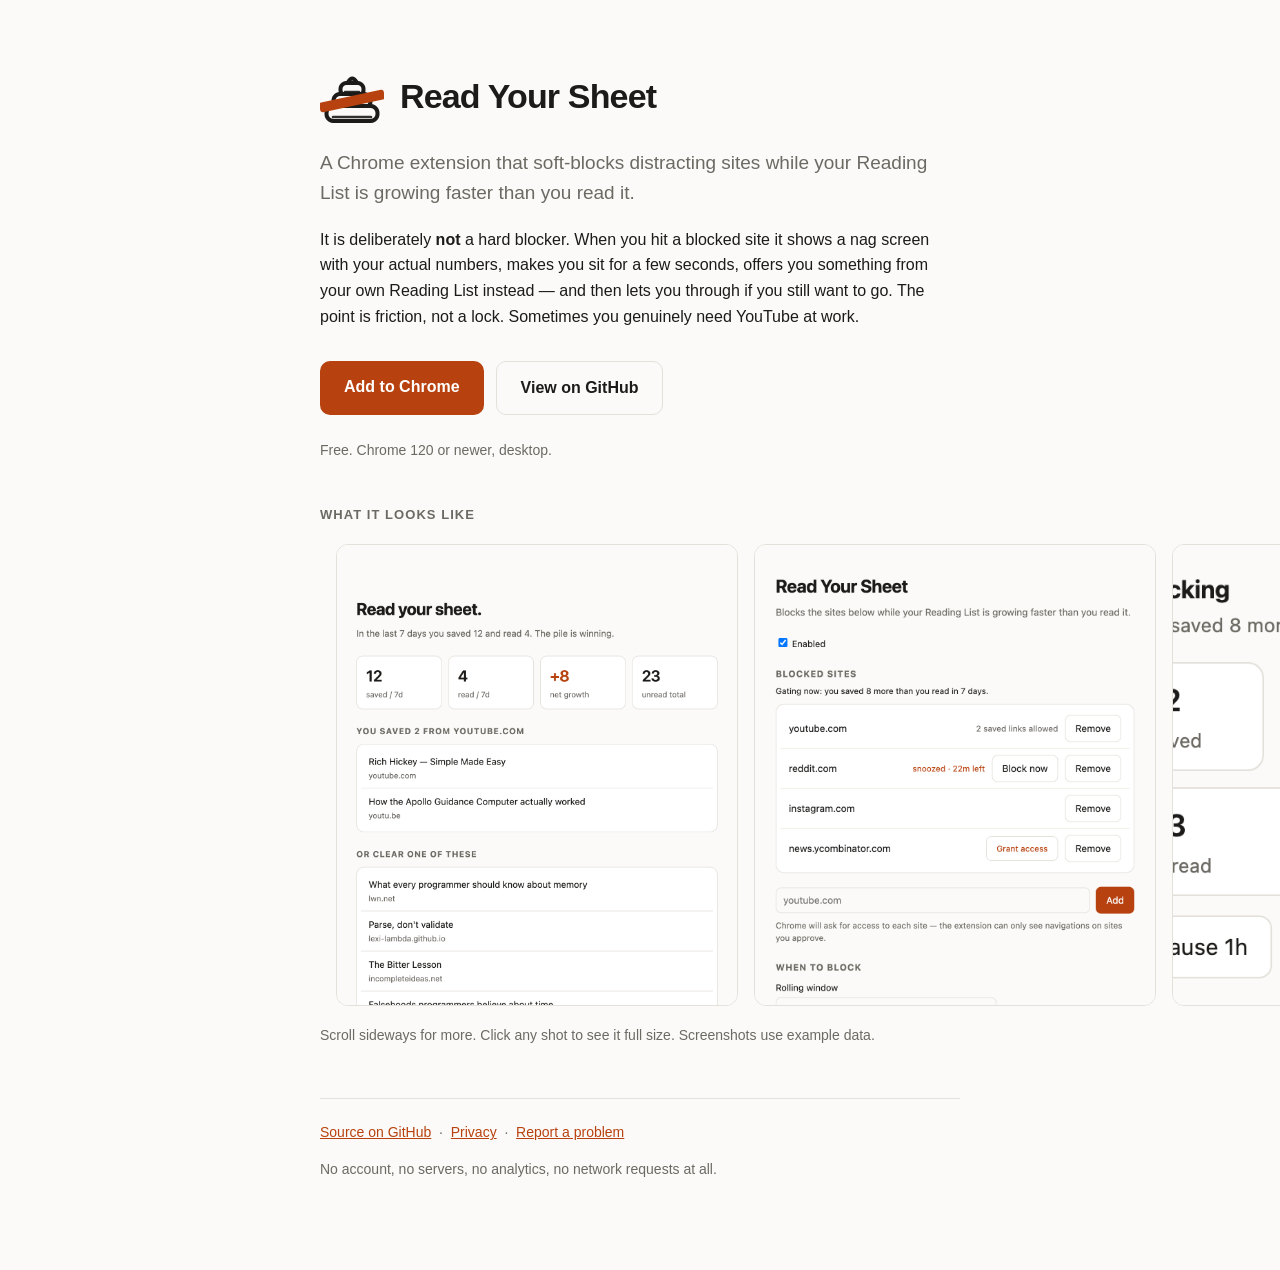
<file: index.html>
<!doctype html>
<html lang="en">
  <head>
    <meta charset="utf-8" />
    <meta name="viewport" content="width=device-width, initial-scale=1" />
    <title>Read Your Sheet — a Chrome extension</title>
    <meta
      name="description"
      content="A Chrome extension that soft-blocks distracting sites while your Reading List is growing faster than you read it."
    />
    <link rel="icon" href="icons/icon128.png" />

    <meta property="og:title" content="Read Your Sheet" />
    <meta
      property="og:description"
      content="Soft-blocks distracting sites while your Reading List is growing faster than you read it."
    />
    <meta property="og:image" content="docs/store/promo-440x280.png" />
    <meta name="twitter:card" content="summary_large_image" />

    <style>
      /* Same palette as the extension itself. */
      :root {
        --bg: #fbfaf8;
        --panel: #ffffff;
        --ink: #1c1b19;
        --muted: #6d6a64;
        --line: #e4e1db;
        --accent: #b8420f;
        color-scheme: light;
      }
      @media (prefers-color-scheme: dark) {
        :root {
          --bg: #171614;
          --panel: #201f1c;
          --ink: #eeece7;
          --muted: #9c988f;
          --line: #33312d;
          --accent: #e8763f;
          color-scheme: dark;
        }
      }

      * { box-sizing: border-box; }

      body {
        margin: 0;
        padding: 0 24px 72px;
        background: var(--bg);
        color: var(--ink);
        font: 16px/1.6 -apple-system, BlinkMacSystemFont, "Segoe UI", Roboto, sans-serif;
        -webkit-font-smoothing: antialiased;
      }

      main { max-width: 640px; margin: 0 auto; }

      header { display: flex; align-items: center; gap: 16px; padding: 64px 0 20px; }
      header img { width: 64px; height: 64px; }
      h1 { font-size: 34px; margin: 0; letter-spacing: -0.025em; }

      p { margin: 0 0 18px; }
      .lede { font-size: 19px; color: var(--muted); }

      .cta {
        display: inline-block;
        margin: 14px 0 6px;
        padding: 13px 24px;
        background: var(--accent);
        color: #fff;
        text-decoration: none;
        border-radius: 10px;
        font-weight: 600;
      }
      .cta:hover { filter: brightness(1.08); }
      .actions { display: flex; flex-wrap: wrap; gap: 12px; }
      .cta.secondary {
        background: transparent;
        color: var(--ink);
        border: 1px solid var(--line);
      }
      .cta.secondary:hover { border-color: var(--muted); filter: none; }
      .note { font-size: 14px; color: var(--muted); }

      h2 {
        font-size: 13px;
        text-transform: uppercase;
        letter-spacing: 0.08em;
        color: var(--muted);
        margin: 44px 0 14px;
      }

      /* Full-bleed horizontal strip: keeps each shot small and legible
         instead of stretching one to the page width. */
      .shots {
        display: flex;
        gap: 16px;
        overflow-x: auto;
        scroll-snap-type: x mandatory;
        padding: 4px 24px 18px;
        margin: 0 calc(50% - 50vw);
        scrollbar-width: thin;
      }
      .shots::before, .shots::after { content: ""; flex: 0 0 max(0px, calc(50vw - 320px - 24px)); }
      .shots a {
        flex: 0 0 auto;
        scroll-snap-align: center;
        border: 1px solid var(--line);
        border-radius: 12px;
        overflow: hidden;
        background: var(--panel);
        line-height: 0;
      }
      .shots img {
        display: block;
        width: 400px;
        max-width: 76vw;
        height: 460px;
        object-fit: cover;
        object-position: top;
      }
      .shots figcaption { display: none; }

      .captions { display: flex; gap: 16px; font-size: 14px; color: var(--muted); }

      footer {
        margin-top: 52px;
        padding-top: 22px;
        border-top: 1px solid var(--line);
        font-size: 14px;
        color: var(--muted);
      }
      footer a { color: var(--accent); }
    </style>
  </head>

  <body>
    <main>
      <header>
        <img src="icons/icon128.png" alt="" />
        <h1>Read Your Sheet</h1>
      </header>

      <p class="lede">
        A Chrome extension that soft-blocks distracting sites while your Reading
        List is growing faster than you read it.
      </p>

      <p>
        It is deliberately <strong>not</strong> a hard blocker. When you hit a
        blocked site it shows a nag screen with your actual numbers, makes you
        sit for a few seconds, offers you something from your own Reading List
        instead — and then lets you through if you still want to go. The point
        is friction, not a lock. Sometimes you genuinely need YouTube at work.
      </p>

      <p class="actions">
        <a
          class="cta"
          href="https://chromewebstore.google.com/detail/hadmajghlhbpcopcakkcggdmaejnohlc"
          >Add to Chrome</a
        >
        <a class="cta secondary" href="https://github.com/sandlex/readyoursheet"
          >View on GitHub</a
        >
      </p>
      <p class="note">Free. Chrome 120 or newer, desktop.</p>

      <h2>What it looks like</h2>
    </main>

    <div class="shots">
      <a href="docs/nag-screen.png">
        <img
          src="docs/nag-screen.png"
          alt="The nag screen: 12 saved and 4 read over the last 7 days, saved YouTube links from the blocked site, and a Continue anyway button counting down"
          loading="lazy"
        />
      </a>
      <a href="docs/settings.png">
        <img
          src="docs/settings.png"
          alt="Settings: the blocked sites list with per-site state, and the thresholds that decide when blocking starts"
          loading="lazy"
        />
      </a>
      <a href="docs/popup.png">
        <img
          src="docs/popup.png"
          alt="The toolbar popup showing saved, read, net growth and unread counts"
          loading="lazy"
        />
      </a>
    </div>

    <main>
      <p class="note">
        Scroll sideways for more. Click any shot to see it full size.
        Screenshots use example data.
      </p>

      <footer>
        <a href="https://github.com/sandlex/readyoursheet">Source on GitHub</a>
        &nbsp;·&nbsp;
        <a href="https://github.com/sandlex/readyoursheet/blob/main/PRIVACY.md"
          >Privacy</a
        >
        &nbsp;·&nbsp;
        <a href="https://github.com/sandlex/readyoursheet/issues">Report a problem</a>
        <p style="margin-top: 14px">
          No account, no servers, no analytics, no network requests at all.
        </p>
      </footer>
    </main>
  </body>
</html>
</file>
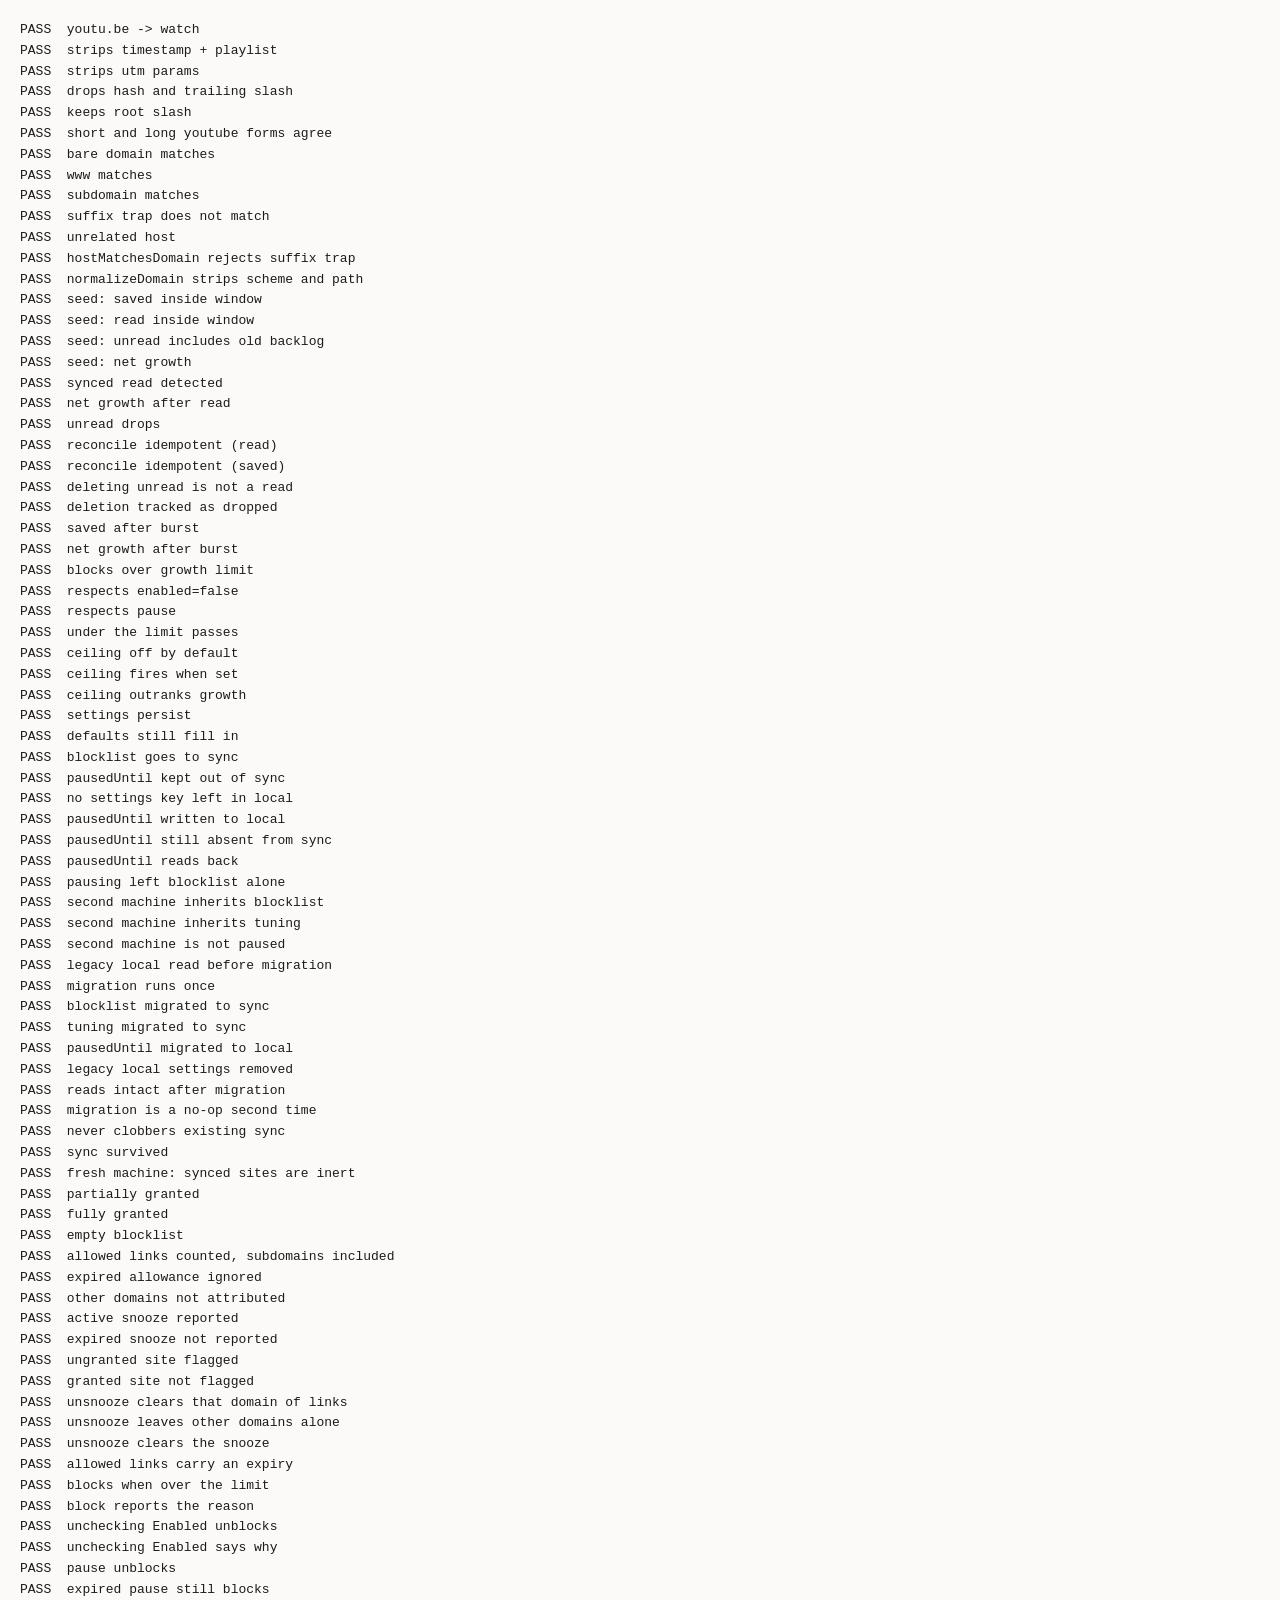
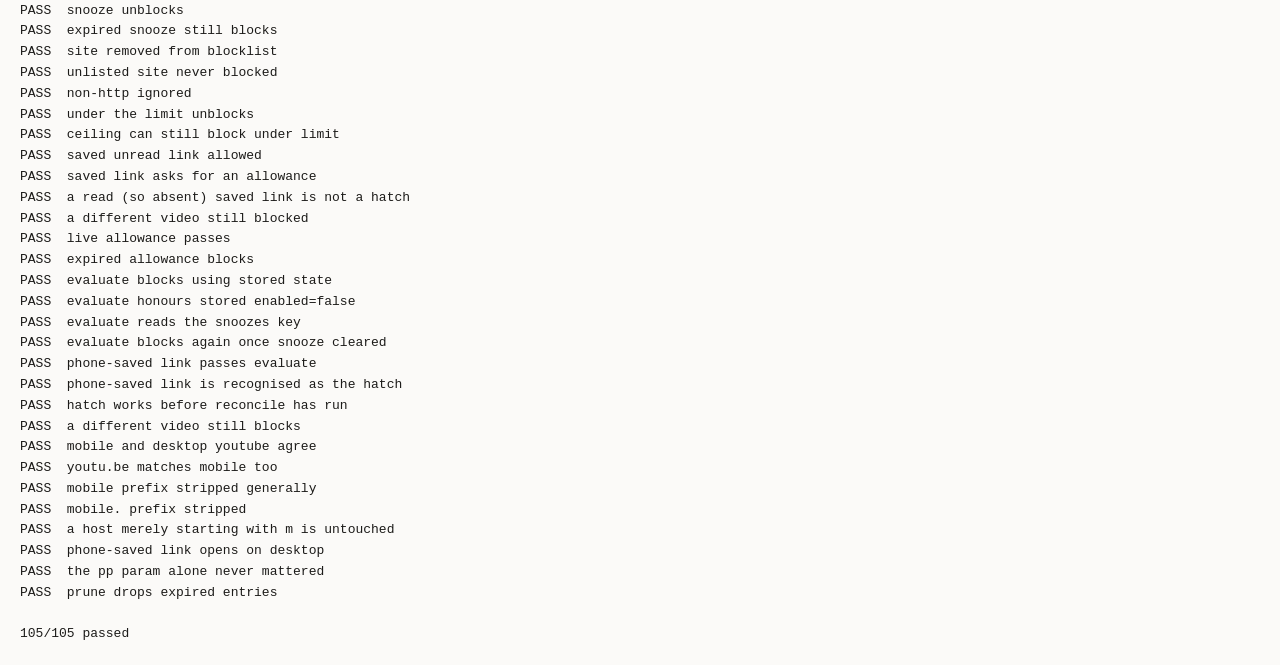
<file: test/index.html>
<!doctype html>
<html>
  <head>
    <meta charset="utf-8" />
    <title>tests</title>
    <style>
      body { margin: 0; padding: 20px; background: #fbfaf8; color: #1c1b19; }
      pre { font: 13px/1.6 ui-monospace, SFMono-Regular, Menlo, monospace; margin: 0; }
      @media (prefers-color-scheme: dark) {
        body { background: #171614; color: #eeece7; }
      }
    </style>
  </head>
  <body>
    <pre id="out">running…</pre>
    <script type="module" src="./cases.js"></script>
  </body>
</html>
</file>
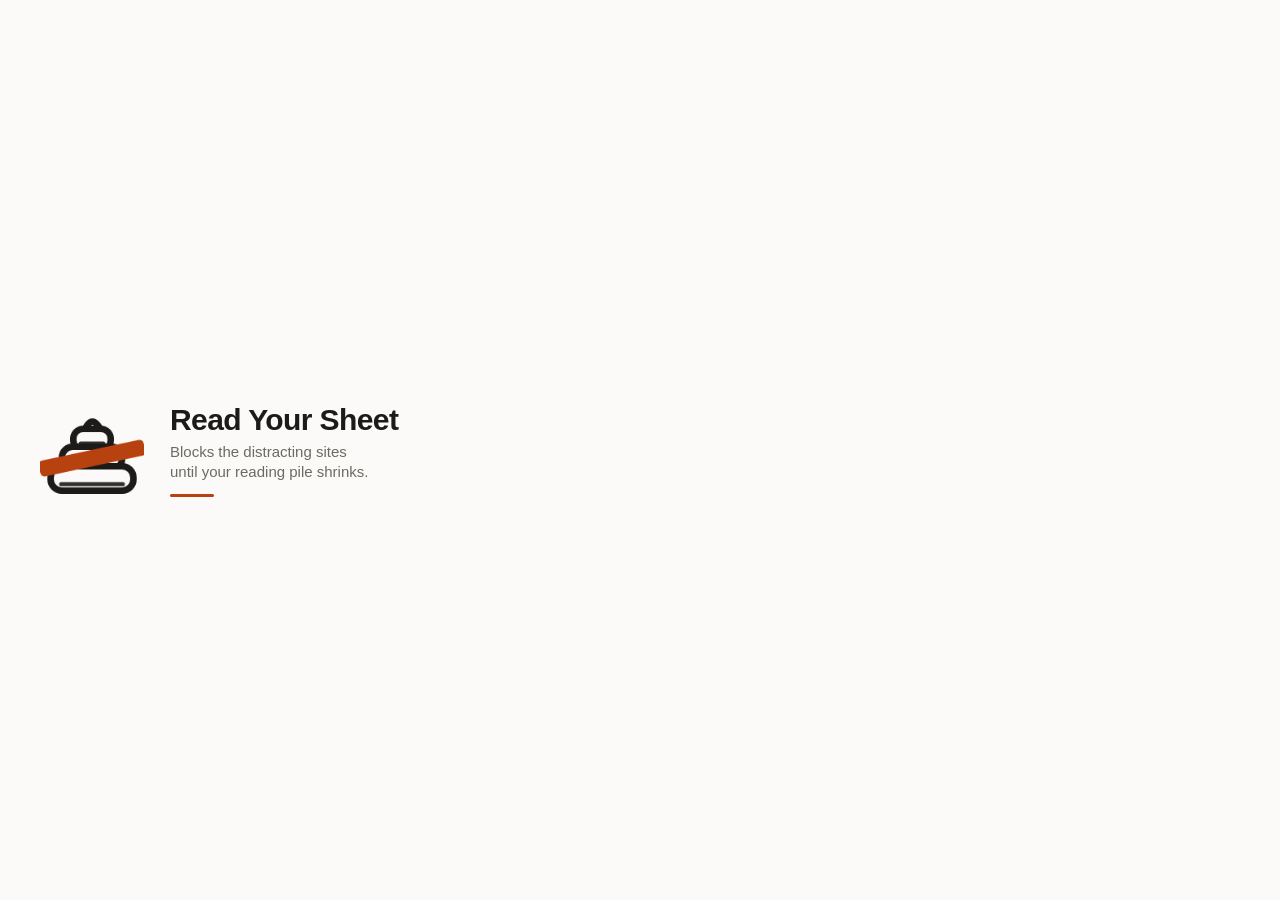
<file: docs/promo-tile.html>
<!doctype html>
<html>
  <head>
    <meta charset="utf-8" />
    <title>promo tile</title>
    <style>
      html, body { margin: 0; height: 100%; overflow: hidden; }
      body {
        background: #fbfaf8;
        color: #1c1b19;
        display: flex;
        align-items: center;
        gap: 26px;
        padding: 0 40px;
        font: 14px -apple-system, BlinkMacSystemFont, "Segoe UI", sans-serif;
      }
      img { width: 104px; height: 104px; flex: none; }
      h1 { font-size: 30px; margin: 0 0 6px; letter-spacing: -0.02em; line-height: 1.1; }
      p { margin: 0; color: #6d6a64; font-size: 15px; line-height: 1.35; }
      .rule { height: 3px; width: 44px; background: #b8420f; border-radius: 2px; margin: 12px 0 0; }
    </style>
  </head>
  <body>
    <img src="../icons/icon128.png" alt="" />
    <div>
      <h1>Read Your Sheet</h1>
      <p>Blocks the distracting sites<br />until your reading pile shrinks.</p>
      <div class="rule"></div>
    </div>
  </body>
</html>
</file>
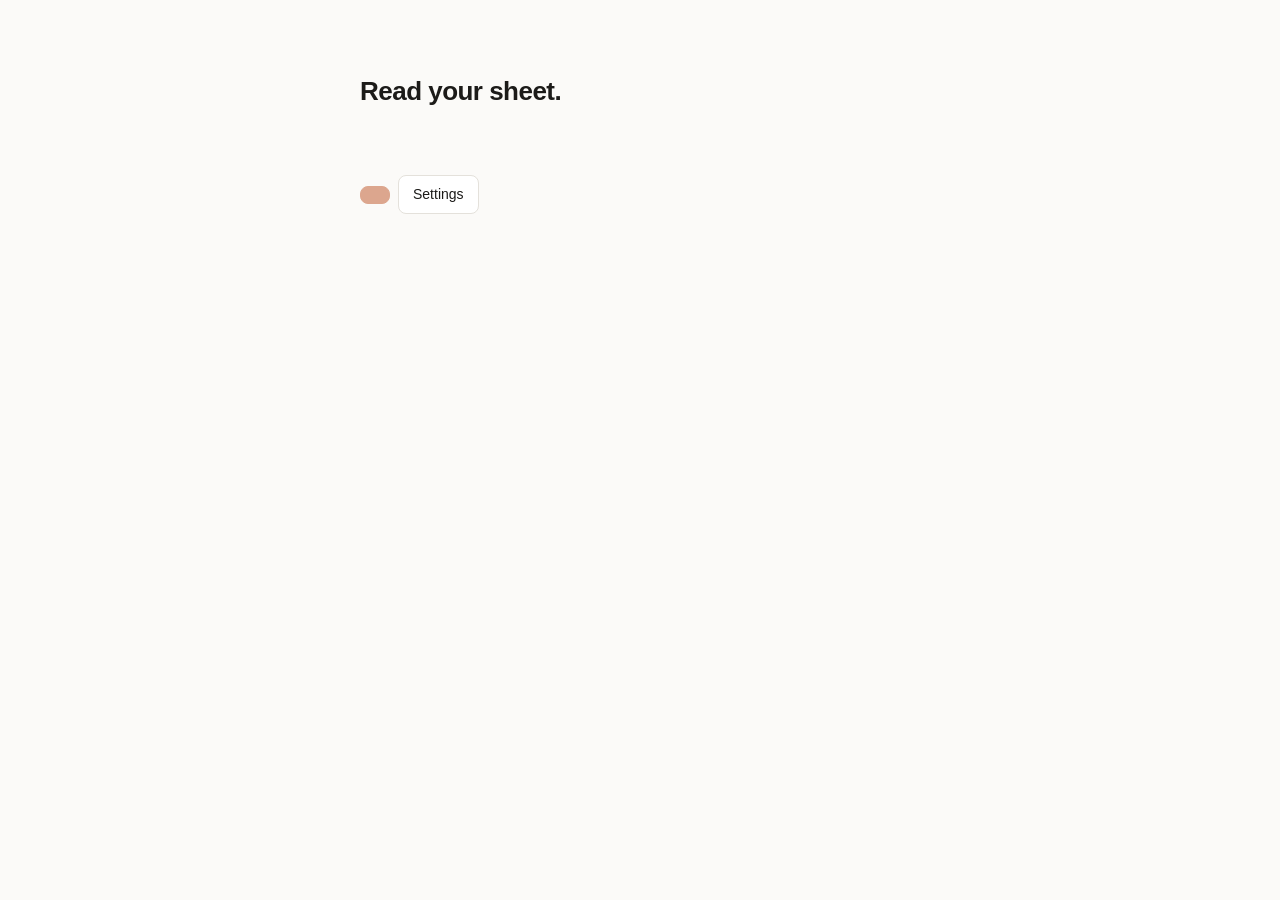
<file: src/blocked.html>
<!doctype html>
<html>
  <head>
    <meta charset="utf-8" />
    <title>Read your sheet</title>
    <link rel="stylesheet" href="style.css" />
    <style>
      body { display: flex; justify-content: center; padding: 8vh 24px 60px; }
      main { width: 100%; max-width: 560px; }
    </style>
  </head>
  <body>
    <main>
      <h1 id="heading">Read your sheet.</h1>
      <p class="lede" id="lede"></p>

      <div class="stats" id="stats"></div>

      <section id="here-wrap" hidden>
        <h2 id="here-title"></h2>
        <div class="card"><ul class="items" id="here"></ul></div>
      </section>

      <section id="other-wrap" hidden>
        <h2>Or clear one of these</h2>
        <div class="card"><ul class="items" id="other"></ul></div>
      </section>

      <div class="spacer"></div>
      <div class="row">
        <button id="continue" class="primary" disabled></button>
        <button id="options">Settings</button>
      </div>
      <p class="small muted" style="margin-top: 12px" id="footnote"></p>
    </main>
    <script type="module" src="blocked.js"></script>
  </body>
</html>
</file>
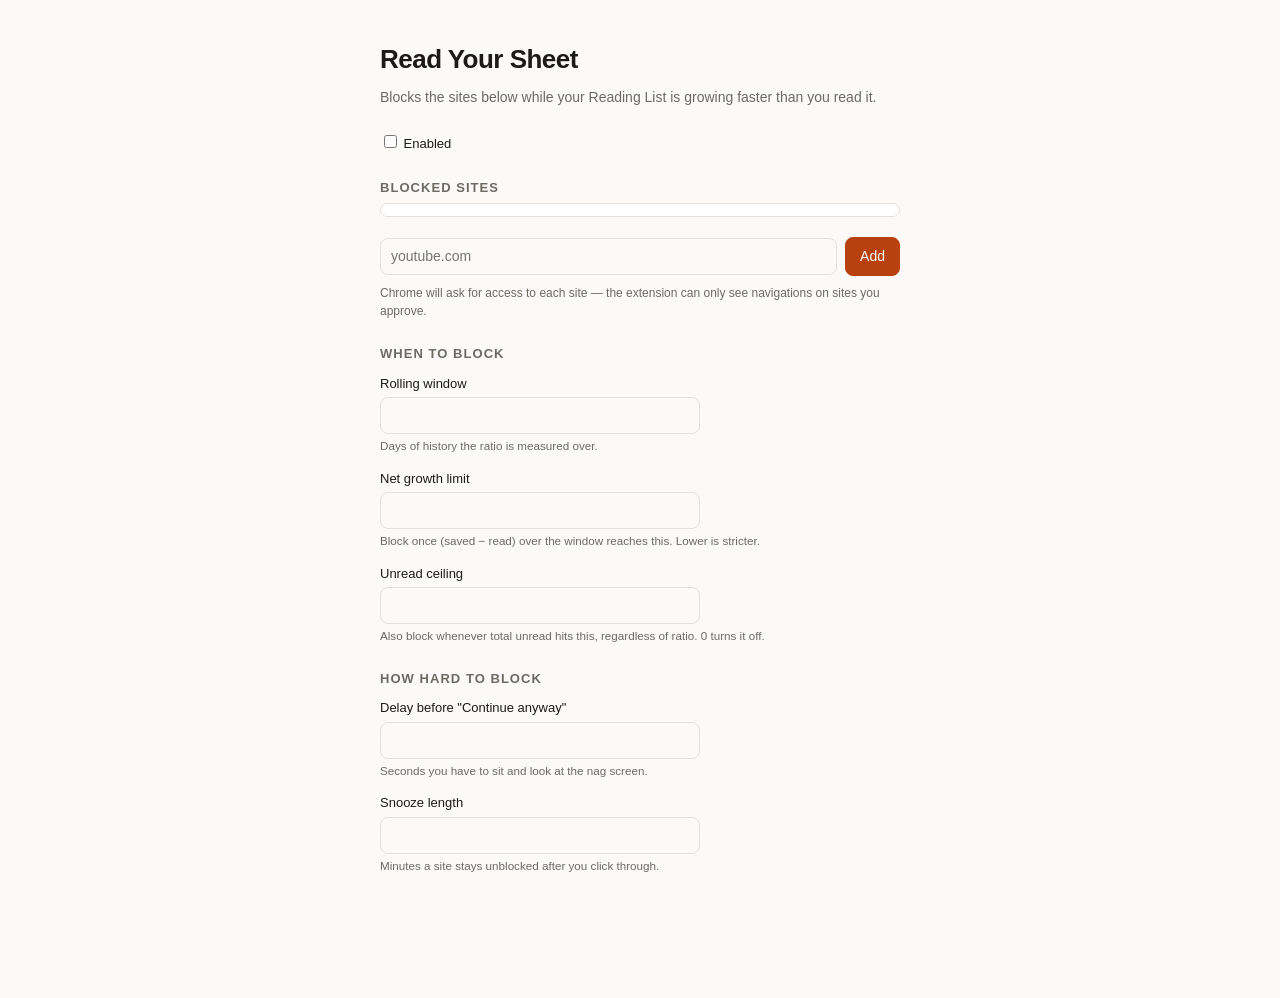
<file: src/options.html>
<!doctype html>
<html>
  <head>
    <meta charset="utf-8" />
    <title>Read Your Sheet — Settings</title>
    <link rel="stylesheet" href="style.css" />
    <style>
      body { display: flex; justify-content: center; padding: 40px 24px 80px; }
      main { width: 100%; max-width: 520px; }
      .site { display: flex; align-items: center; gap: 10px; padding: 9px 12px; border-bottom: 1px solid var(--line); }
      .site:last-child { border-bottom: 0; }
      .site .name { flex: 1; }
      .warn { color: var(--accent); font-size: 12px; }
      .chip { font-size: 12px; color: var(--muted); white-space: nowrap; }
      .chip.hot { color: var(--accent); }
      #gate { margin: -4px 0 10px; }
    </style>
  </head>
  <body>
    <main>
      <h1>Read Your Sheet</h1>
      <p class="lede">Blocks the sites below while your Reading List is growing faster than you read it.</p>

      <label class="field">
        <span><input type="checkbox" id="enabled" /> Enabled</span>
      </label>

      <h2>Blocked sites</h2>
      <p class="small" id="gate"></p>
      <div class="card" id="sites"></div>
      <div class="spacer"></div>
      <form class="row" id="add-form">
        <input type="text" id="domain" placeholder="youtube.com" style="flex: 1; max-width: none" />
        <button type="submit" class="primary">Add</button>
      </form>
      <p class="small muted" style="margin-top: 8px">
        Chrome will ask for access to each site — the extension can only see navigations on sites you approve.
      </p>

      <h2>When to block</h2>
      <label class="field">
        <span>Rolling window</span>
        <input type="number" id="windowDays" min="1" max="90" />
        <small>Days of history the ratio is measured over.</small>
      </label>
      <label class="field">
        <span>Net growth limit</span>
        <input type="number" id="netGrowthLimit" min="1" max="200" />
        <small>Block once (saved − read) over the window reaches this. Lower is stricter.</small>
      </label>
      <label class="field">
        <span>Unread ceiling</span>
        <input type="number" id="maxUnread" min="0" max="10000" />
        <small>Also block whenever total unread hits this, regardless of ratio. 0 turns it off.</small>
      </label>

      <h2>How hard to block</h2>
      <label class="field">
        <span>Delay before "Continue anyway"</span>
        <input type="number" id="delaySeconds" min="0" max="300" />
        <small>Seconds you have to sit and look at the nag screen.</small>
      </label>
      <label class="field">
        <span>Snooze length</span>
        <input type="number" id="snoozeMinutes" min="1" max="1440" />
        <small>Minutes a site stays unblocked after you click through.</small>
      </label>

      <p class="small muted" id="saved-note" style="min-height: 18px"></p>
    </main>
    <script type="module" src="options.js"></script>
  </body>
</html>
</file>
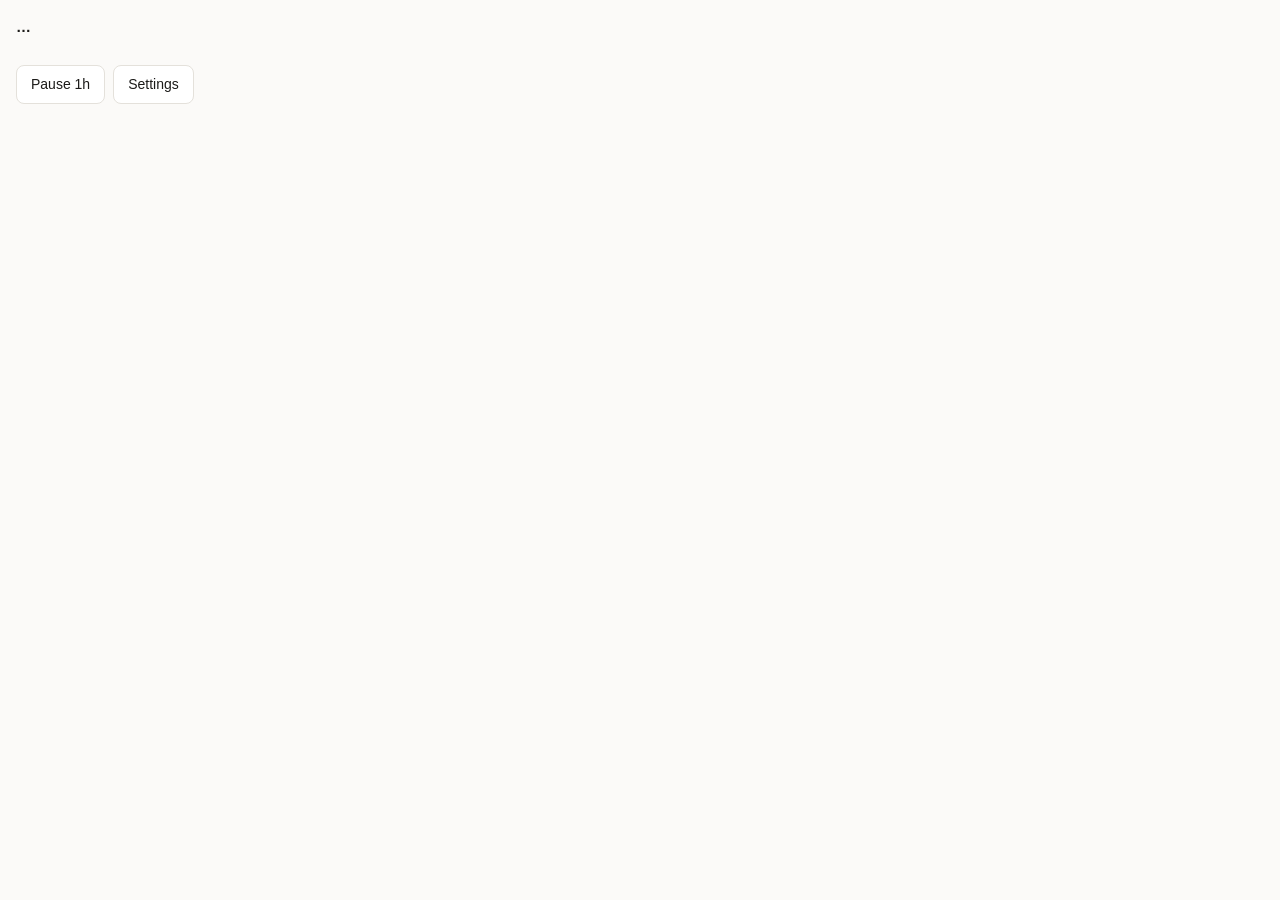
<file: src/popup.html>
<!doctype html>
<html>
  <head>
    <meta charset="utf-8" />
    <link rel="stylesheet" href="style.css" />
    <style>
      body { width: 300px; padding: 16px; }
      h1 { font-size: 15px; margin-bottom: 2px; }
      .stats { margin: 14px 0 12px; }
      .stat { flex-basis: 60px; padding: 8px 10px; }
      .stat b { font-size: 19px; }
      #access { margin: 0 0 12px; }
      .warn { color: var(--accent); margin-bottom: 8px; }
    </style>
  </head>
  <body>
    <h1 id="status">…</h1>
    <p class="small muted" id="detail"></p>
    <div class="stats" id="stats"></div>
    <div id="access" hidden>
      <p class="small warn" id="access-text"></p>
      <button id="grant" class="primary">Grant access</button>
    </div>
    <div class="row">
      <button id="pause">Pause 1h</button>
      <button id="resume" hidden>Resume</button>
      <button id="options">Settings</button>
    </div>
    <script type="module" src="popup.js"></script>
  </body>
</html>
</file>
<file: src/style.css>
:root {
  --bg: #fbfaf8;
  --panel: #ffffff;
  --ink: #1c1b19;
  --muted: #6d6a64;
  --line: #e4e1db;
  --accent: #b8420f;
  --ok: #2f6b3a;
  color-scheme: light;
}

@media (prefers-color-scheme: dark) {
  :root {
    --bg: #171614;
    --panel: #201f1c;
    --ink: #eeece7;
    --muted: #9c988f;
    --line: #33312d;
    --accent: #e8763f;
    --ok: #7bbd87;
    color-scheme: dark;
  }
}

* { box-sizing: border-box; }

body {
  margin: 0;
  background: var(--bg);
  color: var(--ink);
  font: 14px/1.5 -apple-system, BlinkMacSystemFont, "Segoe UI", sans-serif;
}

h1 { font-size: 26px; margin: 0 0 8px; letter-spacing: -0.02em; }
h2 { font-size: 13px; text-transform: uppercase; letter-spacing: 0.08em; color: var(--muted); margin: 24px 0 10px; }
a { color: var(--accent); }
p { margin: 0 0 12px; }

.lede { color: var(--muted); margin-bottom: 24px; }

.stats { display: flex; gap: 10px; margin: 20px 0; flex-wrap: wrap; }
.stat {
  flex: 1 1 100px;
  background: var(--panel);
  border: 1px solid var(--line);
  border-radius: 10px;
  padding: 12px 14px;
}
.stat b { display: block; font-size: 24px; font-weight: 600; letter-spacing: -0.02em; }
.stat span { color: var(--muted); font-size: 12px; }
.stat.bad b { color: var(--accent); }
.stat.good b { color: var(--ok); }

ul.items { list-style: none; padding: 0; margin: 0; }
ul.items li { border-bottom: 1px solid var(--line); }
ul.items li:last-child { border-bottom: 0; }
ul.items a {
  display: block;
  padding: 10px 12px;
  text-decoration: none;
  color: var(--ink);
  border-radius: 8px;
}
ul.items a:hover { background: var(--panel); }
ul.items .host { display: block; color: var(--muted); font-size: 12px; margin-top: 2px; }

.card { background: var(--panel); border: 1px solid var(--line); border-radius: 12px; padding: 6px; }

button, .btn {
  font: inherit;
  border: 1px solid var(--line);
  background: var(--panel);
  color: var(--ink);
  border-radius: 8px;
  padding: 8px 14px;
  cursor: pointer;
}
button:hover:not(:disabled) { border-color: var(--muted); }
button:disabled { opacity: 0.45; cursor: default; }
button.primary { background: var(--accent); border-color: var(--accent); color: #fff; }

.row { display: flex; gap: 8px; align-items: center; flex-wrap: wrap; }
.spacer { height: 20px; }

label.field { display: block; margin: 0 0 14px; }
label.field span { display: block; font-size: 13px; margin-bottom: 4px; }
label.field small { display: block; color: var(--muted); font-weight: normal; margin-top: 3px; }
input[type="number"], input[type="text"] {
  font: inherit;
  padding: 7px 10px;
  border: 1px solid var(--line);
  border-radius: 8px;
  background: var(--bg);
  color: var(--ink);
  width: 100%;
  max-width: 320px;
}

.muted { color: var(--muted); }
.small { font-size: 12px; }
</file>
